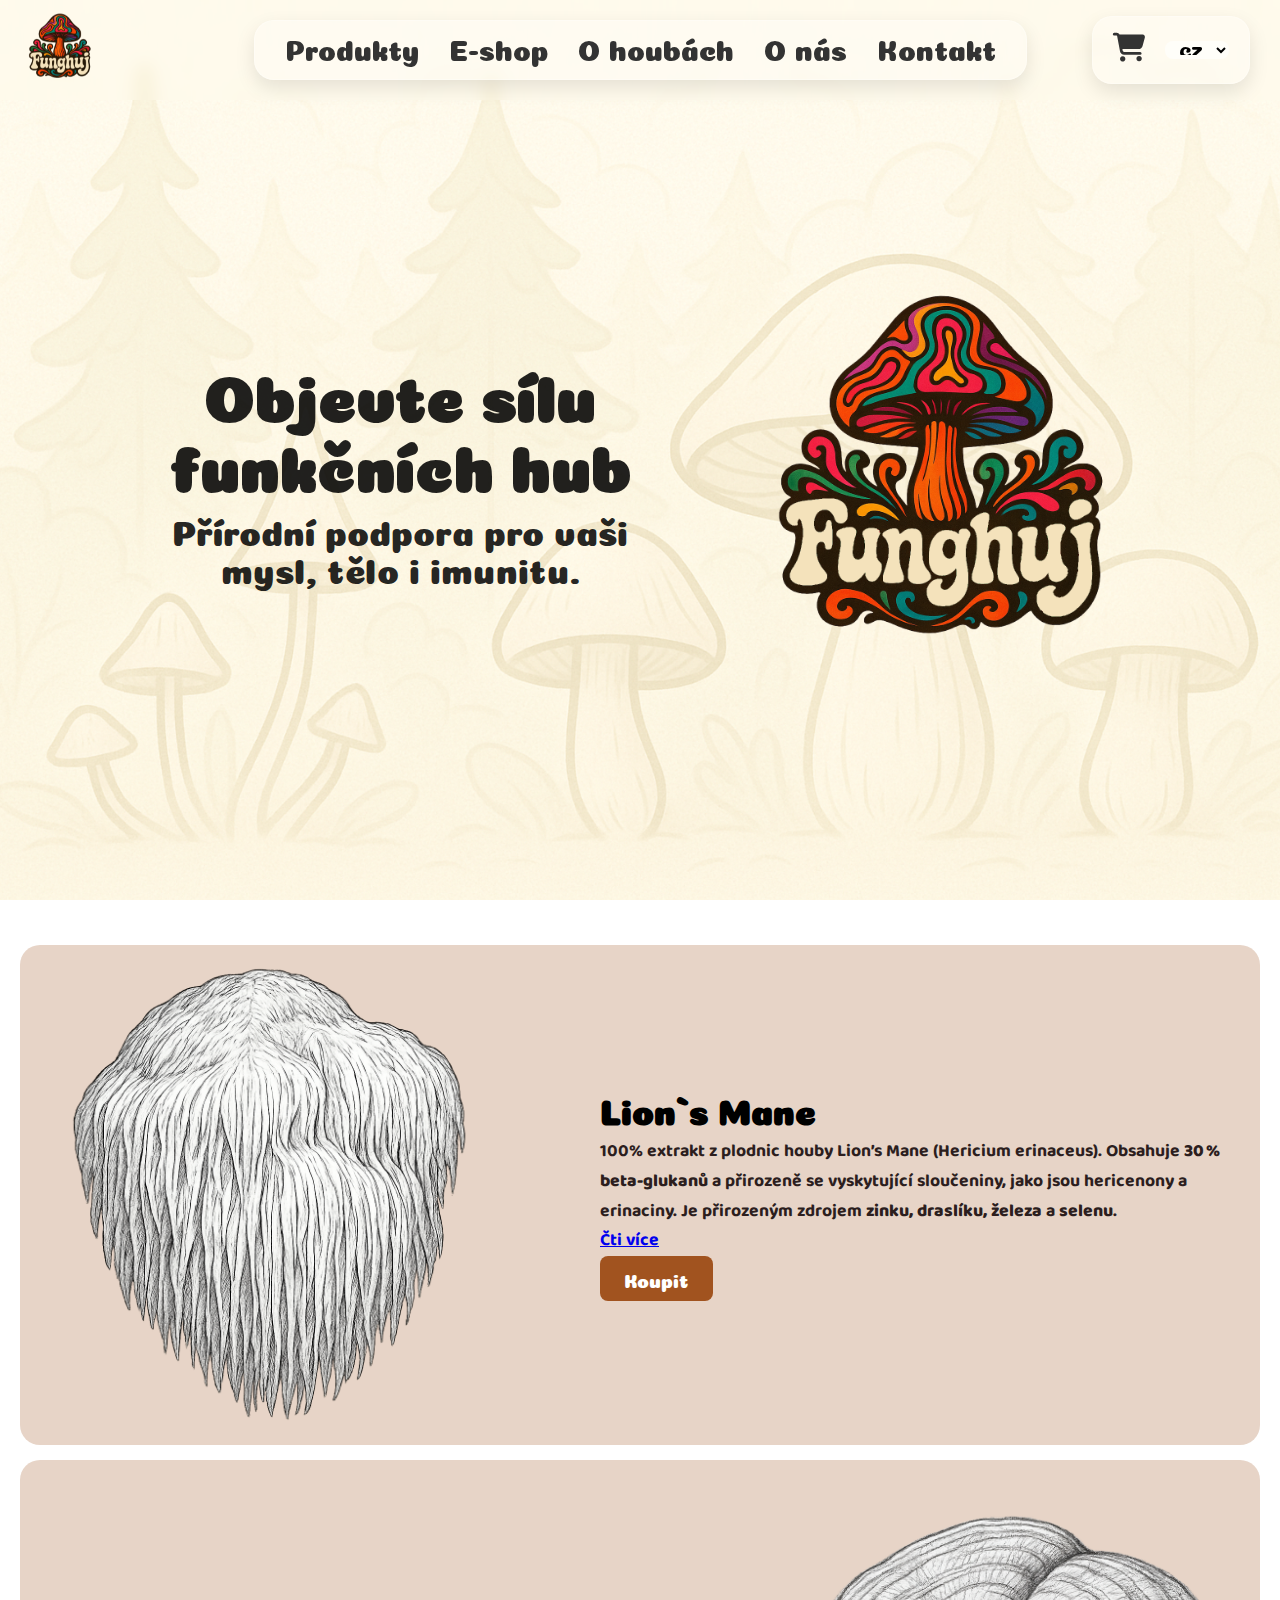
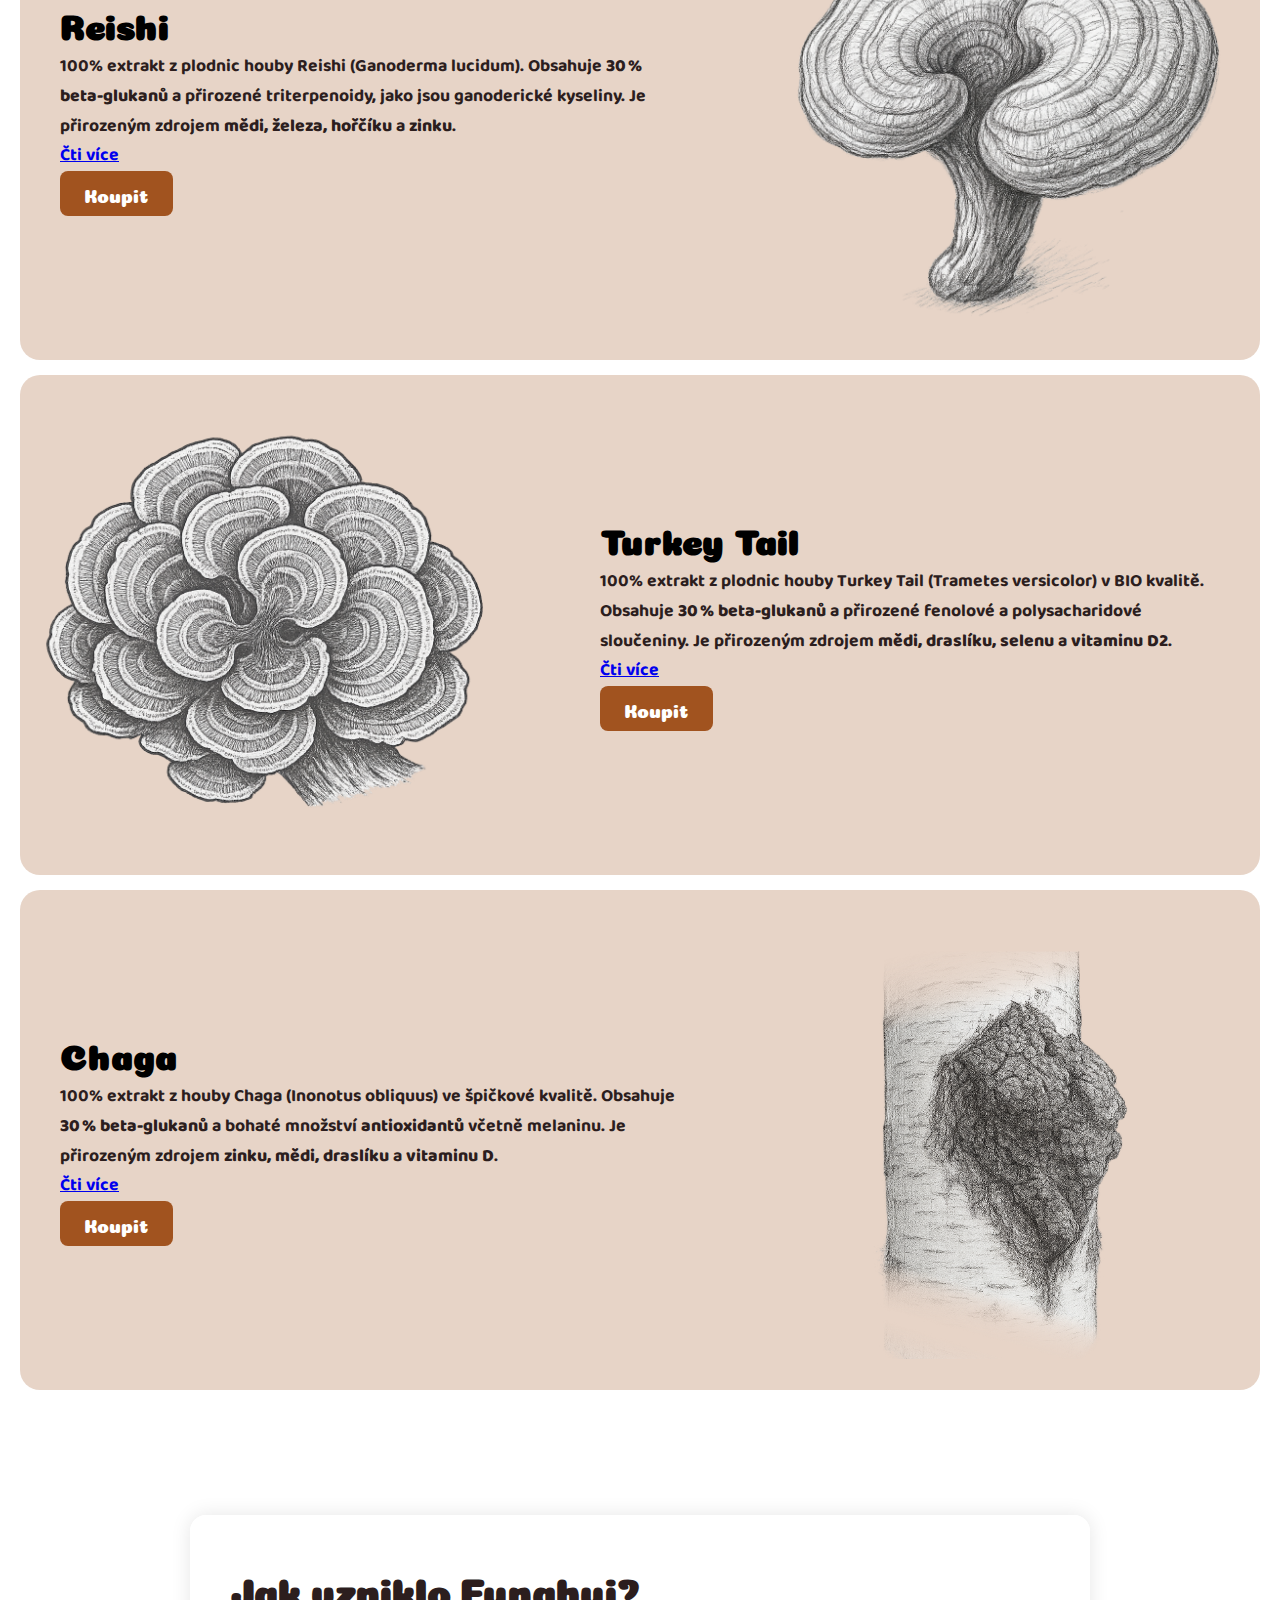
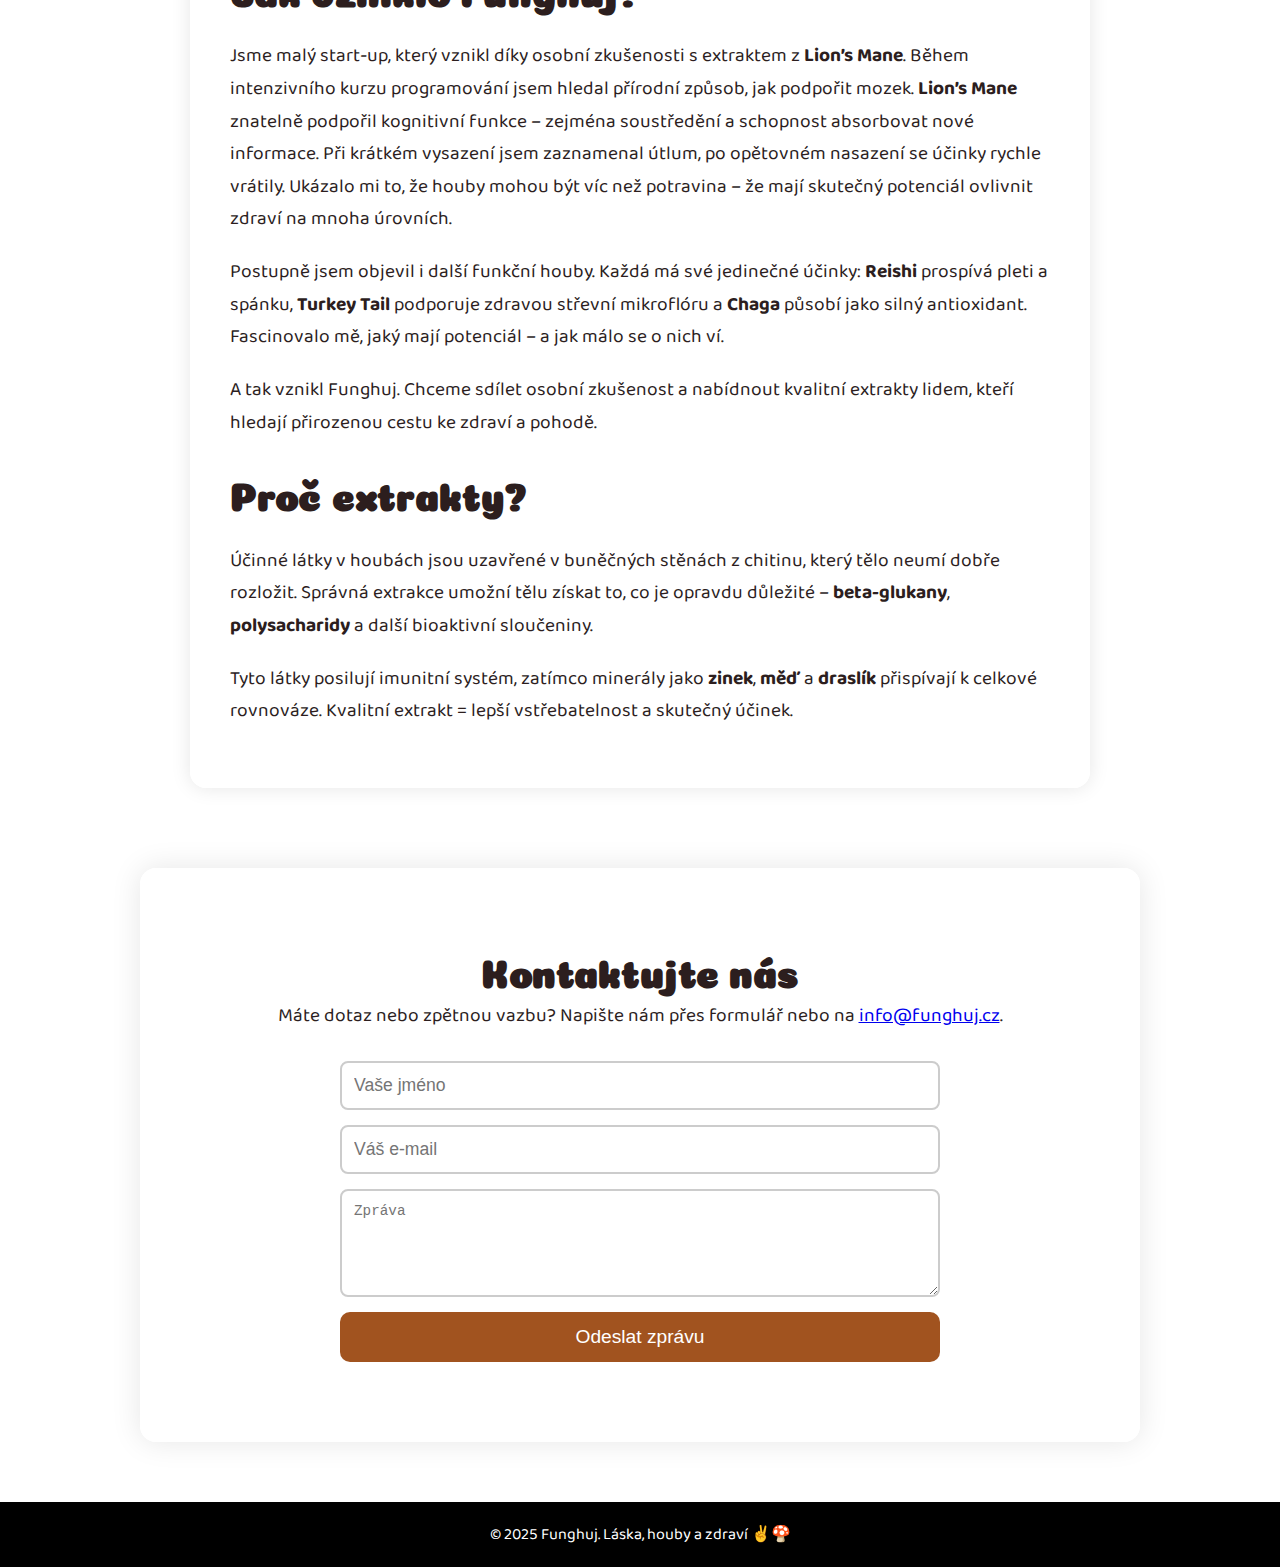
<file: index.html>
<!DOCTYPE html>
<html lang="cs">
<head>
  <meta charset="UTF-8" />
  <meta name="viewport" content="width=device-width, initial-scale=1.0" />
  <title>Funghuj - Funkční houby</title>
  <link rel="stylesheet" href="assets/css/styles.css" />
  <link rel="preconnect" href="https://fonts.googleapis.com">
  <link rel="preconnect" href="https://fonts.gstatic.com" crossorigin>
  <link href="https://fonts.googleapis.com/css2?family=Baloo+2&display=swap" rel="stylesheet">
  <link href="https://fonts.googleapis.com/css2?family=Coiny&display=swap" rel="stylesheet">
  <link rel="stylesheet" href="https://cdnjs.cloudflare.com/ajax/libs/font-awesome/6.5.0/css/all.min.css">

</head>
<body>
    <header>
      <div class="header-left">
        <img src="assets/images/logo3.png" alt="Funghuj logo" class="logo" />
      </div>

      <nav class="header-center">
        <ul class="nav-links">
          <li><a href="index.html#product-list">Produkty</a></li>
          <li><a href="eshop.html">E-shop</a></li> 
          <li><a href="shrooms.html">O houbách</a></li>
          <li><a href="index.html#onas">O nás</a></li>
          <li><a href="index.html#kontakt">Kontakt</a></li>
        </ul>
      </nav>

      <div class="header-right">
<a href="cart.html" class="cart-icon" title="Košík">
  <i class="fas fa-shopping-cart"></i>
</a>
        <select id="language-select">
          <option value="cs">CZ</option>
          <option value="sk">SK</option>
          <option value="en">EN</option>
        </select>
      </div>
    </header>

  <main>

<section class="hero">
  <div class="hero-text slide-left">
    <h1>Objevte sílu funkčních hub</h1>
    <p>Přírodní podpora pro vaši mysl, tělo i imunitu.</p>
  </div>

  <div class="hero-logo slide-right">
    <img src="assets/images/logo3.png" alt="Funghuj logo">
  </div>

  <!-- Nově přidaný blok s ikonami – začíná skrytý -->
  <div class="hero-icons hidden">
    <div class="icon-row">
      <img src="assets/images/natural.png" alt="Prirodni">
      <img src="assets/images/additives.png" alt="Bez aditiv">
      <img src="assets/images/gmofree.png" alt="Bez GMO">
      <img src="assets/images/antioxidant.png" alt="Antioxidant">
      <img src="assets/images/vegan.png" alt="Vegan">
    </div>
  </div>
</section>

<section id="product-list" class="product-section">

  <!-- 1. Lion's Mane -->
  <div class="product-row">
    <div class="product-image-wrapper">
      <img src="assets/images/lions_Mane.png" alt="Lion's Mane" class="product-image">
    </div>
    <div class="product-text">
      <h2>Lion`s Mane</h2>
      <p>
        100% extrakt z plodnic houby Lion’s Mane (Hericium erinaceus).  
        Obsahuje <strong>30 % beta-glukanů</strong> a přirozeně se vyskytující sloučeniny, jako jsou hericenony a erinaciny.  
        Je přirozeným zdrojem <strong>zinku, draslíku, železa</strong> a <strong>selenu</strong>.  
        <br>
        <a href="/o-houbach/lions_mane" style="text-decoration: underline;">Čti více</a>
      </p>
      <a href="eshop.html?produkt=lions-mane" class="buy-button">Koupit</a>
    </div>
  </div>

  <!-- 2. Reishi -->
  <div class="product-row reverse">
    <div class="product-image-wrapper">
      <img src="assets/images/reishi1.png" alt="Reishi" class="product-image">
    </div>
    <div class="product-text">
      <h2>Reishi</h2>
      <p>
        100% extrakt z plodnic houby Reishi (Ganoderma lucidum).  
        Obsahuje <strong>30 % beta-glukanů</strong> a přirozené triterpenoidy, jako jsou ganoderické kyseliny.  
        Je přirozeným zdrojem <strong>mědi, železa, hořčíku</strong> a <strong>zinku</strong>.  
        <br>
        <a href="/o-houbach/reishi" style="text-decoration: underline;">Čti více</a>
      </p>
      <a href="eshop.html?produkt=reishi" class="buy-button">Koupit</a>
    </div>
  </div>

  <!-- 3. Turkey Tail -->
  <div class="product-row">
    <div class="product-image-wrapper">
      <img src="assets/images/turkeyTail.png" alt="Turkey Tail" class="product-image">
    </div>
    <div class="product-text">
      <h2>Turkey Tail</h2>
      <p>
        100% extrakt z plodnic houby Turkey Tail (Trametes versicolor) v BIO kvalitě.  
        Obsahuje <strong>30 % beta-glukanů</strong> a přirozené fenolové a polysacharidové sloučeniny.  
        Je přirozeným zdrojem <strong>mědi, draslíku, selenu</strong> a <strong>vitaminu D2</strong>.  
        <br>
        <a href="/o-houbach/turkey-tail" style="text-decoration: underline;">Čti více</a>
      </p>
      <a href="eshop.html?produkt=turkey-tail" class="buy-button">Koupit</a>
    </div>
  </div>

  <!-- 4. Chaga -->
  <div class="product-row reverse">
    <div class="product-image-wrapper">
      <img src="assets/images/chaga2.png" alt="Chaga" class="product-image">
    </div>
    <div class="product-text">
      <h2>Chaga</h2>
      <p>
        100% extrakt z houby Chaga (Inonotus obliquus) ve špičkové kvalitě.  
        Obsahuje <strong>30 % beta-glukanů</strong> a bohaté množství <strong>antioxidantů</strong> včetně melaninu.  
        Je přirozeným zdrojem <strong>zinku, mědi, draslíku</strong> a <strong>vitaminu D</strong>.  
        <br>
        <a href="/o-houbach/chaga" style="text-decoration: underline;">Čti více</a>
      </p>
      <a href="eshop.html?produkt=chaga" class="buy-button">Koupit</a>
    </div>
  </div>

</section>

<section id="onas" class="about-box">
  <div class="about-inner">
    <h2>Jak vzniklo Funghuj?</h2>
    <p>
      Jsme malý start-up, který vznikl díky osobní zkušenosti s extraktem z <strong>Lion’s Mane</strong>. Během intenzivního kurzu programování jsem hledal přírodní způsob, jak podpořit mozek. <strong>Lion’s Mane</strong> znatelně podpořil kognitivní funkce – zejména soustředění a schopnost absorbovat nové informace. Při krátkém vysazení jsem zaznamenal útlum, po opětovném nasazení se účinky rychle vrátily. Ukázalo mi to, že houby mohou být víc než potravina – že mají skutečný potenciál ovlivnit zdraví na mnoha úrovních.</p>
    <p>
      Postupně jsem objevil i další funkční houby. Každá má své jedinečné účinky: <strong>Reishi</strong> prospívá pleti a spánku, <strong>Turkey Tail</strong> podporuje zdravou střevní mikroflóru a <strong>Chaga</strong> působí jako silný antioxidant. Fascinovalo mě, jaký mají potenciál – a jak málo se o nich ví.
    </p>
    <p>
      A tak vznikl Funghuj. Chceme sdílet osobní zkušenost a nabídnout kvalitní extrakty lidem, kteří hledají přirozenou cestu ke zdraví a pohodě.
    </p>

    <h2>Proč extrakty?</h2>
    <p>
      Účinné látky v houbách jsou uzavřené v buněčných stěnách z chitinu, který tělo neumí dobře rozložit. Správná extrakce umožní tělu získat to, co je opravdu důležité – <strong>beta-glukany</strong>, <strong>polysacharidy</strong> a další bioaktivní sloučeniny.
    </p>
    <p>
      Tyto látky posilují imunitní systém, zatímco minerály jako <strong>zinek</strong>, <strong>měď</strong> a <strong>draslík</strong> přispívají k celkové rovnováze. Kvalitní extrakt = lepší vstřebatelnost a skutečný účinek.
    </p>
  </div>
</section>

<section id="kontakt" class="contact-section">
  <div class="contact-inner">
    <h2>Kontaktujte nás</h2>
    <p>Máte dotaz nebo zpětnou vazbu? Napište nám přes formulář nebo na <a href="mailto:info@funghuj.cz">info@funghuj.cz</a>.</p>
    
    <form action="mail.php" method="POST" class="contact-form">
      <input type="text" name="name" placeholder="Vaše jméno" required>
      <input type="email" name="email" placeholder="Váš e-mail" required>
      <textarea name="message" rows="5" placeholder="Zpráva" required></textarea>
      <button type="submit">Odeslat zprávu</button>
    </form>
  </div>
</section>

  </main>

  <footer>
    <p>© 2025 Funghuj. Láska, houby a zdraví ✌️🍄</p>
  </footer>

  <script src="assets/js/script.js"></script>
</body>
</html>
</file>
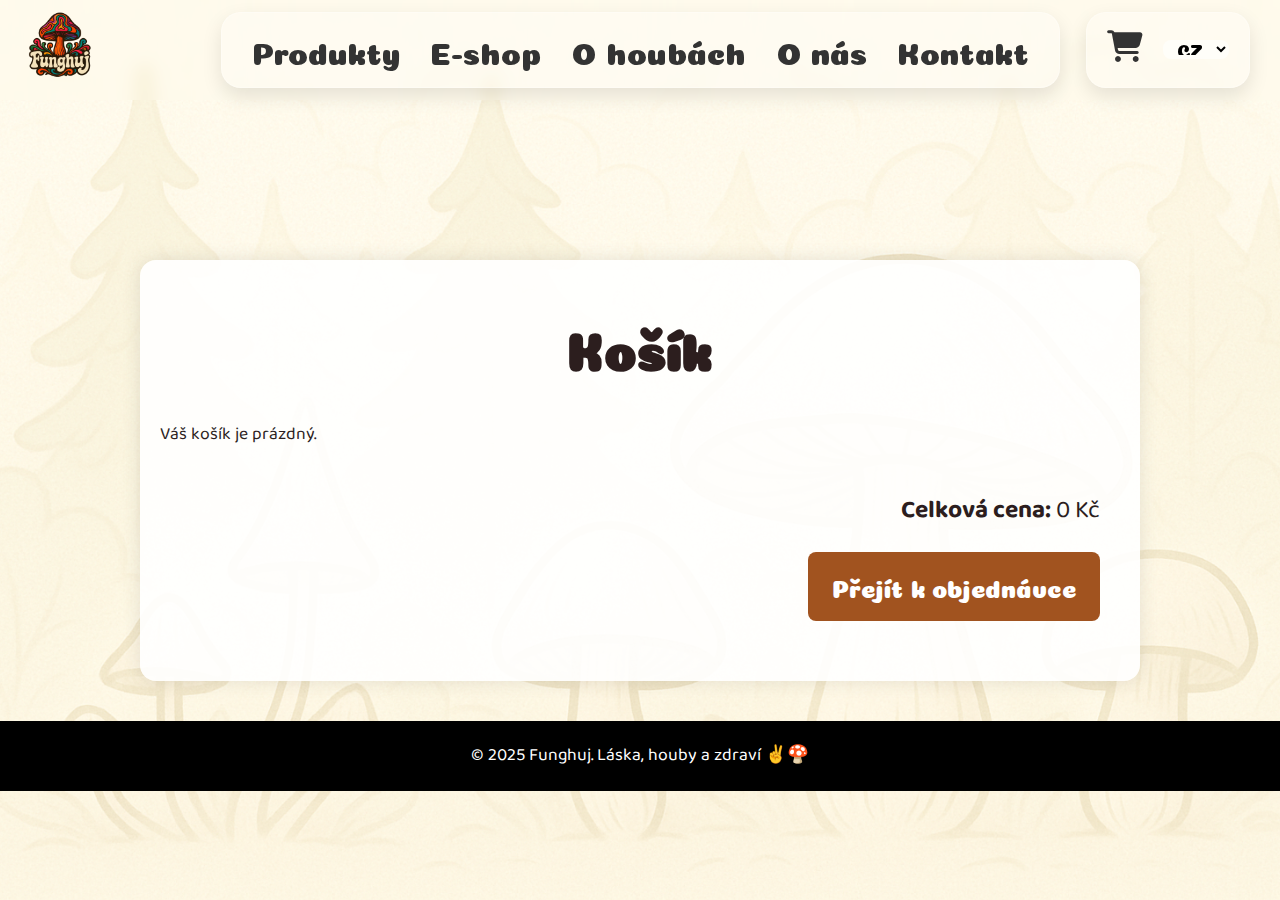
<file: cart.html>
<!DOCTYPE html>
<html lang="cs">
<head>
  <meta charset="UTF-8" />
  <meta name="viewport" content="width=device-width, initial-scale=1.0" />
  <title>Košík | Funghuj</title>
  <link rel="stylesheet" href="assets/css/styles.css" />
  <link rel="stylesheet" href="assets/css/cart.css" />
  <link href="https://fonts.googleapis.com/css2?family=Baloo+2&display=swap" rel="stylesheet">
  <link href="https://fonts.googleapis.com/css2?family=Coiny&display=swap" rel="stylesheet" />
  <link rel="stylesheet" href="https://cdnjs.cloudflare.com/ajax/libs/font-awesome/6.5.0/css/all.min.css">
</head>
<body>
      <header>
      <div class="header-left">
        <img src="assets/images/logo3.png" alt="Funghuj logo" class="logo" />
      </div>

      <nav class="header-center">
        <ul class="nav-links">
          <li><a href="/index.html#product-list">Produkty</a></li>
          <li><a href="/eshop.html">E-shop</a></li> <!-- 🔥 nový odkaz -->
          <li><a href="/shrooms.html">O houbách</a></li>
          <li><a href="/index.html#onas">O nás</a></li>
          <li><a href="/index.html#kontakt">Kontakt</a></li>
        </ul>
      </nav>

      <div class="header-right">
<a href="cart.html" class="cart-icon" title="Košík">
  <i class="fas fa-shopping-cart"></i>
</a>
        <select id="language-select">
          <option value="cs">CZ</option>
          <option value="sk">SK</option>
          <option value="en">EN</option>
        </select>
      </div>
    </header>

  <main class="cart-main">
    <h1>Košík</h1>
    <div id="cart-container">
      <!-- Sem se načtou položky z localStorage -->
    </div>
    <div class="cart-summary">
      <p><strong>Celková cena:</strong> <span id="cart-total">0 Kč</span></p>
      <a href="order.html" class="checkout-button">Přejít k objednávce</a>
    </div>
  </main>

      <footer>
        <p>© 2025 Funghuj. Láska, houby a zdraví ✌️🍄</p>
      </footer>
      
  <script src="assets/js/cart.js"></script>
</body>
</html>
</file>
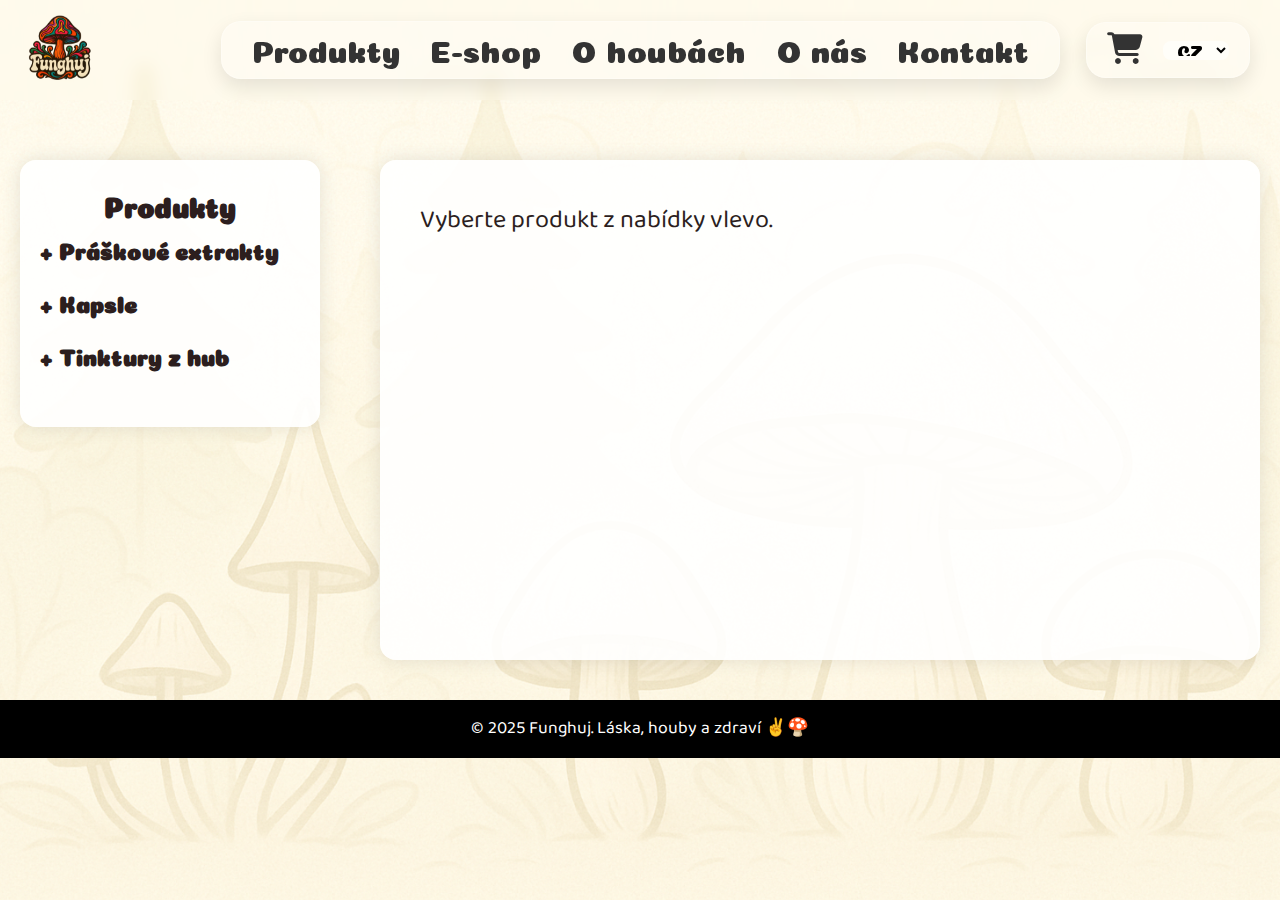
<file: eshop.html>
<!DOCTYPE html>
<html lang="cs">
<head>
  <meta charset="UTF-8" />
  <meta name="viewport" content="width=device-width, initial-scale=1.0" />
  <title>E-shop | Funghuj</title>
  <link rel="stylesheet" href="assets/css/styles.css" />
  <link rel="stylesheet" href="assets/css/eshop.css" />
  <link href="https://fonts.googleapis.com/css2?family=Baloo+2&display=swap" rel="stylesheet">
  <link href="https://fonts.googleapis.com/css2?family=Coiny&display=swap" rel="stylesheet">
  <link rel="stylesheet" href="https://cdnjs.cloudflare.com/ajax/libs/font-awesome/6.5.0/css/all.min.css">
</head>
<body>
</head>
<body>
    <header>
      <div class="header-left">
        <img src="assets/images/logo3.png" alt="Funghuj logo" class="logo" />
      </div>

      <nav class="header-center">
        <ul class="nav-links">
          <li><a href="/index.html#product-list">Produkty</a></li>
          <li><a href="/eshop.html">E-shop</a></li> <!-- 🔥 nový odkaz -->
          <li><a href="/shrooms.html">O houbách</a></li>
          <li><a href="/index.html#onas">O nás</a></li>
          <li><a href="/index.html#kontakt">Kontakt</a></li>
        </ul>
      </nav>

      <div class="header-right">
<a href="cart.html" class="cart-icon" title="Košík">
  <i class="fas fa-shopping-cart"></i>
</a>
        <select id="language-select">
          <option value="cs">CZ</option>
          <option value="sk">SK</option>
          <option value="en">EN</option>
        </select>
      </div>
    </header>

<main>

  <section class="shop-container">
    <aside class="shop-sidebar">
      <h2>Produkty</h2>

      <div class="category-block">
        <h3 onclick="toggleCategory(this)">Práškové extrakty</h3>
        <ul class="product-list">
          <li onclick="showProduct('lions-mane')">Lion’s Mane</li>
          <li onclick="showProduct('reishi')">Reishi</li>
          <li onclick="showProduct('turkey-tail')">Turkey Tail</li>
          <li onclick="showProduct('chaga')">Chaga</li>
        </ul>
      </div>

      <div class="category-block">
        <h3 onclick="toggleCategory(this)">Kapsle</h3>
        <ul class="product-list">
          <li onclick="showProduct('lions-mane-caps')">Lion’s Mane kapsle</li>
          <li onclick="showProduct('reishi-caps')">Reishi kapsle</li>
        </ul>
      </div>

      <div class="category-block">
        <h3 onclick="toggleCategory(this)">Tinktury z hub</h3>
        <ul class="product-list">
          <li onclick="showProduct('chaga-tincture')">Chaga tinktura</li>
          <li onclick="showProduct('reishi-tincture')">Reishi tinktura</li>
        </ul>
      </div>
    </aside>

    <div class="product-detail" id="product-detail">
      <p>Vyberte produkt z nabídky vlevo.</p>
    </div>
  </section>

  </main>
  
    <footer>
    <p>© 2025 Funghuj. Láska, houby a zdraví ✌️🍄</p>
  </footer>

  <script src="assets/js/eshop.js"></script>
</body>
</html>
</file>
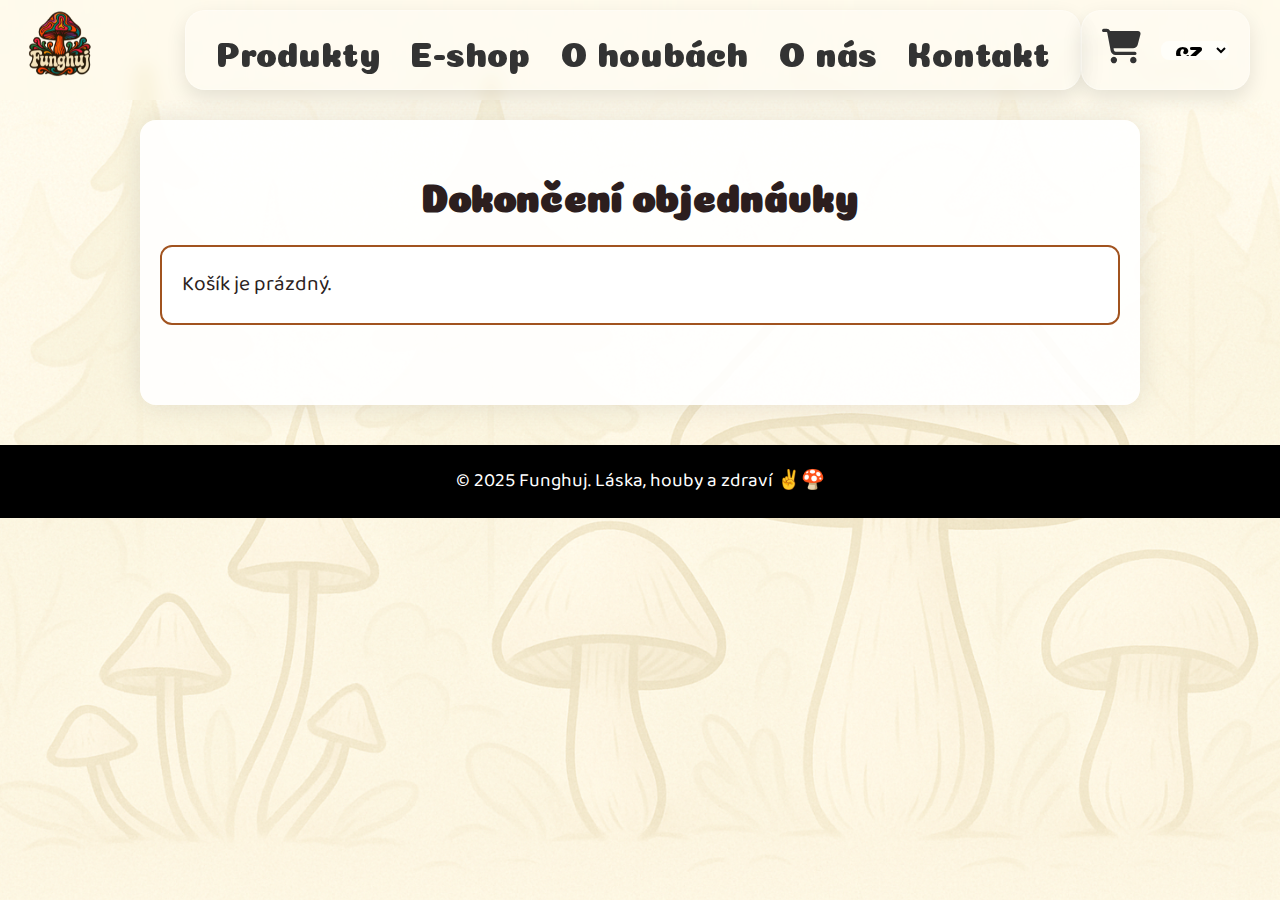
<file: order.html>
<!DOCTYPE html>
<html lang="cs">
<head>
  <meta charset="UTF-8" />
  <meta name="viewport" content="width=device-width, initial-scale=1.0" />
  <title>Objednávka | Funghuj</title>
  <link rel="stylesheet" href="assets/css/styles.css" />
  <link rel="stylesheet" href="assets/css/order.css" />
  <link rel="stylesheet" href="https://cdnjs.cloudflare.com/ajax/libs/font-awesome/6.5.0/css/all.min.css" />
  <link href="https://fonts.googleapis.com/css2?family=Coiny&display=swap" rel="stylesheet" />
  <link href="https://fonts.googleapis.com/css2?family=Baloo+2&display=swap" rel="stylesheet">
  <script src="https://widget.packeta.com/www/js/library.js"></script>
</head>
<body>
  <header>
    <div class="header-left">
      <img src="assets/images/logo3.png" alt="Funghuj logo" class="logo" />
    </div>
      <nav class="header-center">
        <ul class="nav-links">
          <li><a href="/index.html#product-list">Produkty</a></li>
          <li><a href="/eshop.html">E-shop</a></li> <!-- 🔥 nový odkaz -->
          <li><a href="/shrooms.html">O houbách</a></li>
          <li><a href="/index.html#onas">O nás</a></li>
          <li><a href="/index.html#kontakt">Kontakt</a></li>
        </ul>
      </nav>
    <div class="header-right">
      <a href="/cart.html" class="cart-icon" title="Košík"><i class="fas fa-shopping-cart"></i></a>
      <select id="language-select">
        <option value="cs">CZ</option>
        <option value="sk">SK</option>
        <option value="en">EN</option>
      </select>
    </div>
  </header>

  <main class="order-container">
    <h1>Dokončení objednávky</h1>

    <section id="summary" class="order-summary">
      <!-- Přehled produktů se načte z localStorage -->
    </section>

    <form id="order-form">
      <h2>Vaše údaje</h2>
      <input type="text" name="name" placeholder="Jméno a příjmení" required />
      <input type="email" name="email" placeholder="E-mail" required />
      <textarea name="address" placeholder="Adresa pro doručení" required></textarea>

    <h2>Způsob dopravy</h2>
    <div class="shipping-options">
      <label>
        <input type="radio" name="shipping" value="packeta" data-price="89" required onclick="togglePacketaWidget()" />
        Zásilkovna / Packeta – 89 Kč
      </label>
      <!-- KONTEJNER NA WIDGET -->
      <div id="packeta-widget-container" style="display:none; margin-top: 10px;">
        <button type="button" id="packeta-button">Vybrat výdejní místo</button>
        <p id="packeta-selected" style="margin-top: 10px; font-weight: bold;"></p>
        <input type="hidden" name="packetaPointId" id="packeta-point-id" />
     </div>

      <br>
      <label>
        <input type="radio" name="shipping" value="balikovna" data-price="69" onclick="togglePacketaWidget()" />
        Balíkovna – 69 Kč
      </label><br>
      <label>
        <input type="radio" name="shipping" value="ppl" data-price="119" onclick="togglePacketaWidget()" />
        PPL kurýr – 119 Kč
      </label>
    </div>

            <div class="terms-checkbox">
        <label>
            <input type="checkbox" name="terms" required />
            Souhlasím s <a href="/terms-conditions.html" target="_blank">obchodními podmínkami</a> a se <a href="/terms-conditions.html" target="_blank">zpracováním osobních údajů</a>.
        </label>
        </div>


      <button type="submit">Odeslat objednávku</button>
    </form>
  </main>

      <footer>
    <p>© 2025 Funghuj. Láska, houby a zdraví ✌️🍄</p>
  </footer>

  <script src="assets/js/order.js"></script>
</body>
</html>
</file>
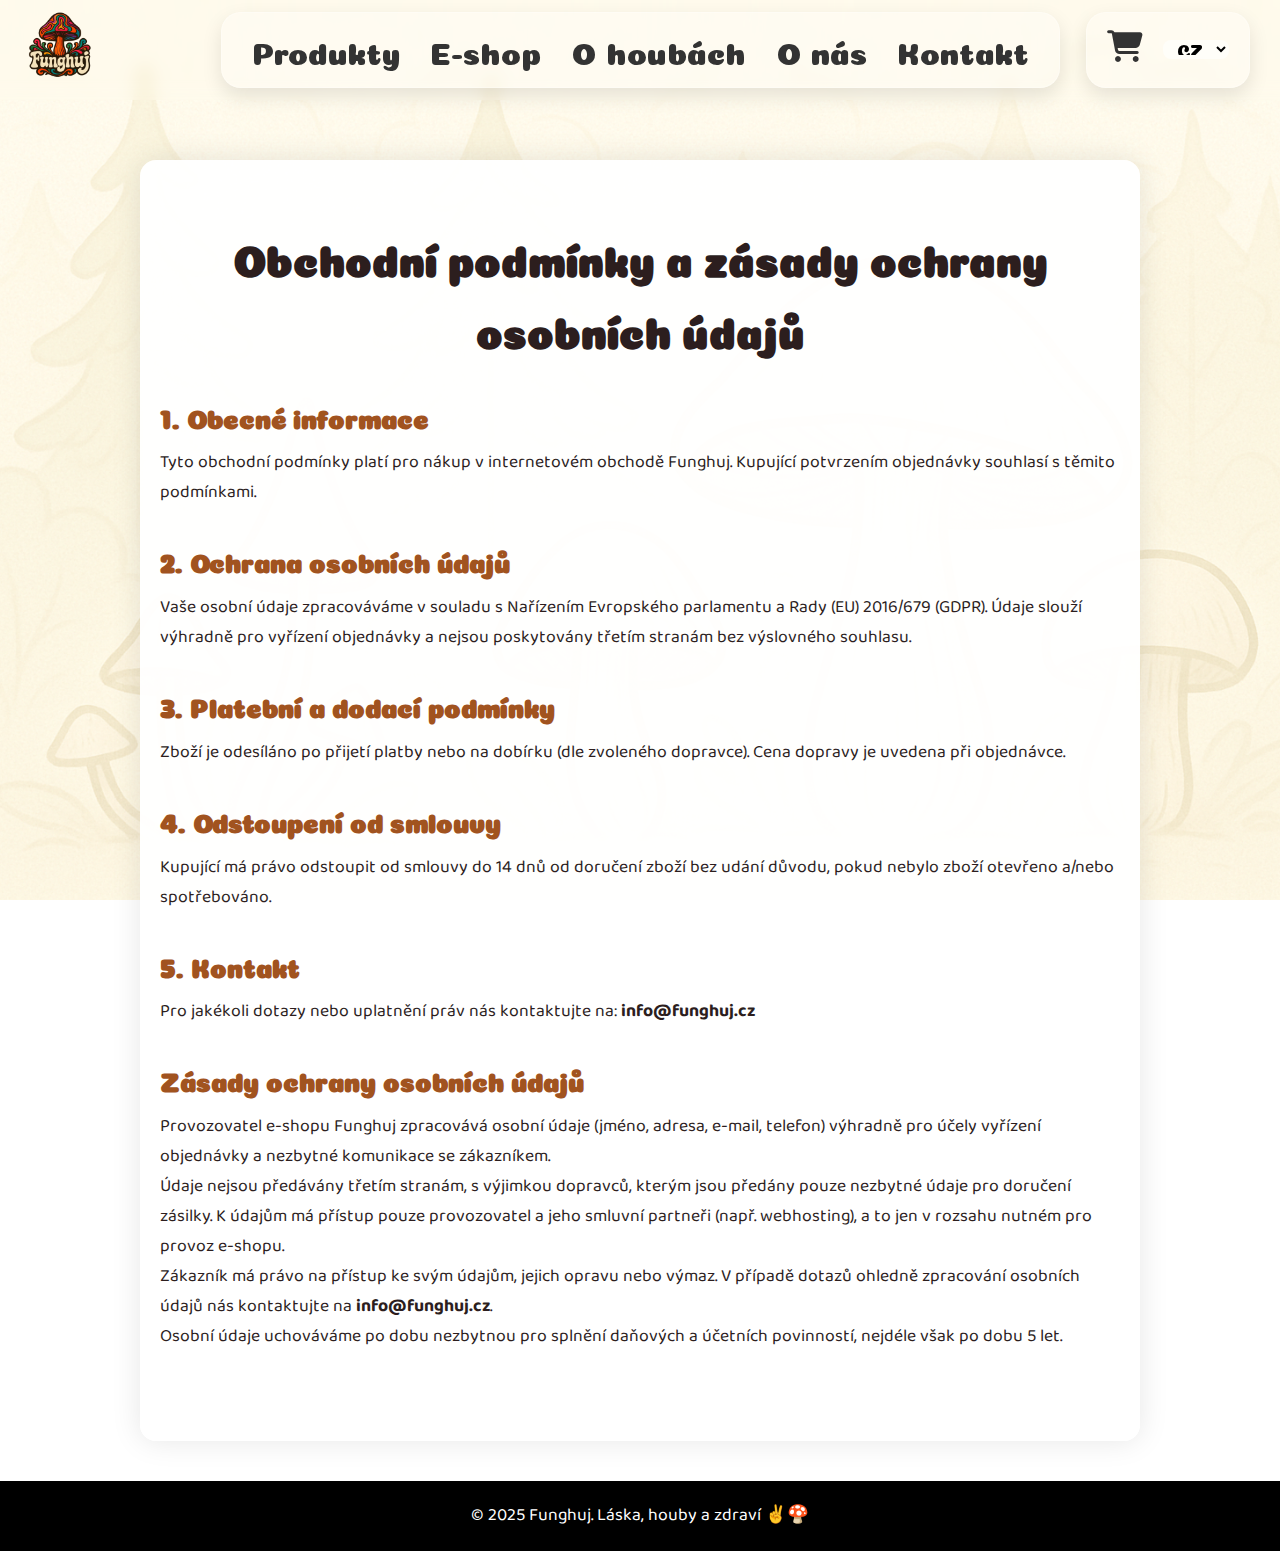
<file: terms-conditions.html>
<!DOCTYPE html>
<html lang="cs">
<head>
  <meta charset="UTF-8" />
  <meta name="viewport" content="width=device-width, initial-scale=1.0" />
  <title>Obchodní podmínky a zásady ochrany osobních údajů | Funghuj</title>
  <link rel="stylesheet" href="assets/css/styles.css" />
  <link rel="stylesheet" href="assets/css/terms.css" />
  <link href="https://fonts.googleapis.com/css2?family=Baloo+2&display=swap" rel="stylesheet">
  <link href="https://fonts.googleapis.com/css2?family=Coiny&display=swap" rel="stylesheet" />
  <link rel="stylesheet" href="https://cdnjs.cloudflare.com/ajax/libs/font-awesome/6.5.0/css/all.min.css">

</head>
<body>
  <header>
    <div class="header-left">
      <img src="assets/images/logo3.png" alt="Funghuj logo" class="logo" />
    </div>
      <nav class="header-center">
        <ul class="nav-links">
          <li><a href="/index.html#product-list">Produkty</a></li>
          <li><a href="/eshop.html">E-shop</a></li> 
          <li><a href="/shrooms.html">O houbách</a></li>
          <li><a href="/index.html#onas">O nás</a></li>
          <li><a href="/index.html#kontakt">Kontakt</a></li>
        </ul>
      </nav>
    <div class="header-right">
      <a href="/cart.html" class="cart-icon" title="Košík"><i class="fas fa-shopping-cart"></i></a>
      <select id="language-select">
        <option value="cs">CZ</option>
        <option value="sk">SK</option>
        <option value="en">EN</option>
      </select>
    </div>
  </header>

  <main class="terms-content">
    <h1>Obchodní podmínky a zásady ochrany osobních údajů</h1>

    <section>
      <h2>1. Obecné informace</h2>
      <p>
        Tyto obchodní podmínky platí pro nákup v internetovém obchodě Funghuj. Kupující potvrzením objednávky souhlasí s těmito podmínkami.
      </p>
    </section>

    <section>
      <h2>2. Ochrana osobních údajů</h2>
      <p>
        Vaše osobní údaje zpracováváme v souladu s Nařízením Evropského parlamentu a Rady (EU) 2016/679 (GDPR). Údaje slouží výhradně pro vyřízení objednávky a nejsou poskytovány třetím stranám bez výslovného souhlasu.
      </p>
    </section>

    <section>
      <h2>3. Platební a dodací podmínky</h2>
      <p>
        Zboží je odesíláno po přijetí platby nebo na dobírku (dle zvoleného dopravce). Cena dopravy je uvedena při objednávce.
      </p>
    </section>

    <section>
      <h2>4. Odstoupení od smlouvy</h2>
      <p>
        Kupující má právo odstoupit od smlouvy do 14 dnů od doručení zboží bez udání důvodu, pokud nebylo zboží otevřeno a/nebo spotřebováno.
      </p>
    </section>

    <section>
      <h2>5. Kontakt</h2>
      <p>
        Pro jakékoli dotazy nebo uplatnění práv nás kontaktujte na: <strong>info@funghuj.cz</strong>
      </p>
    </section>

    <section>
  <h2>Zásady ochrany osobních údajů</h2>
  <p>
    Provozovatel e-shopu Funghuj zpracovává osobní údaje (jméno, adresa, e-mail, telefon) výhradně pro účely vyřízení objednávky a nezbytné komunikace se zákazníkem.
  </p>
  <p>
    Údaje nejsou předávány třetím stranám, s výjimkou dopravců, kterým jsou předány pouze nezbytné údaje pro doručení zásilky. K údajům má přístup pouze provozovatel a jeho smluvní partneři (např. webhosting), a to jen v rozsahu nutném pro provoz e-shopu.
  </p>
  <p>
    Zákazník má právo na přístup ke svým údajům, jejich opravu nebo výmaz. V případě dotazů ohledně zpracování osobních údajů nás kontaktujte na <strong>info@funghuj.cz</strong>.
  </p>
  <p>
    Osobní údaje uchováváme po dobu nezbytnou pro splnění daňových a účetních povinností, nejdéle však po dobu 5 let.
  </p>
</section>

  </main>
      <footer>
        <p>© 2025 Funghuj. Láska, houby a zdraví ✌️🍄</p>
      </footer>
</body>
</html>
</file>
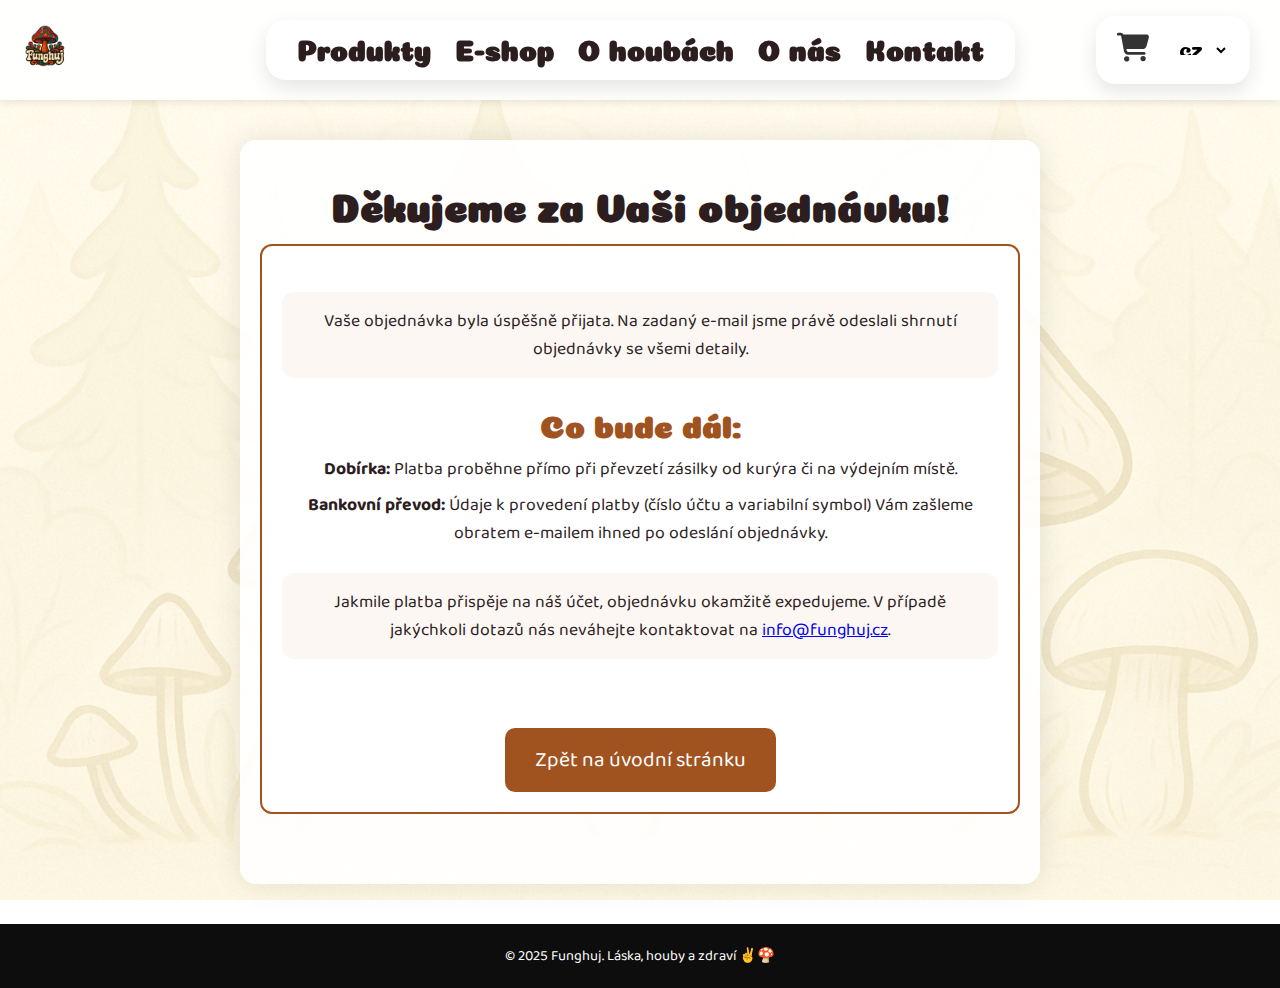
<file: thank-you.html>
<!DOCTYPE html>
<html lang="cs">
<head>
  <meta charset="UTF-8" />
  <meta name="viewport" content="width=device-width, initial-scale=1.0" />
  <title>Děkujeme za objednávku | Funghuj</title>

  <!-- základní styly -->
  <link rel="stylesheet" href="assets/css/styles.css" />
  <!-- specifické styly pro thank-you page -->
  <link rel="stylesheet" href="assets/css/thank-you.css" />

  <!-- fonty -->
  <link rel="preconnect" href="https://fonts.googleapis.com">
  <link rel="preconnect" href="https://fonts.gstatic.com" crossorigin>
  <link href="https://fonts.googleapis.com/css2?family=Baloo+2&display=swap" rel="stylesheet">
  <link href="https://fonts.googleapis.com/css2?family=Coiny&display=swap" rel="stylesheet">

  <!-- ikony -->
  <link rel="stylesheet"
        href="https://cdnjs.cloudflare.com/ajax/libs/font-awesome/6.5.0/css/all.min.css" />
</head>
<body>

  <!-- stejný header jako na ostatních stránkách -->
  <header>
    <div class="header-left">
      <img src="assets/images/logo3.png" alt="Funghuj logo" class="logo" />
    </div>
    <nav class="header-center">
      <ul class="nav-links">
        <li><a href="index.html#product-list">Produkty</a></li>
        <li><a href="eshop.html">E-shop</a></li>
        <li><a href="shrooms.html">O houbách</a></li>
        <li><a href="index.html#onas">O nás</a></li>
        <li><a href="index.html#kontakt">Kontakt</a></li>
      </ul>
    </nav>
    <div class="header-right">
      <a href="cart.html" class="cart-icon" title="Košík">
        <i class="fas fa-shopping-cart"></i>
      </a>
      <select id="language-select">
        <option value="cs">CZ</option>
        <option value="sk">SK</option>
        <option value="en">EN</option>
      </select>
    </div>
  </header>

  <!-- hlavní obsah -->
  <main class="order-container">
    <h1>Děkujeme za Vaši objednávku!</h1>

    <section class="order-preview">
      <p>
        Vaše objednávka byla úspěšně přijata. Na zadaný e-mail jsme právě odeslali
        shrnutí objednávky se všemi detaily.
      </p>

      <h3>Co bude dál:</h3>
      <ul>
        <li>
          <strong>Dobírka:</strong>
          Platba proběhne přímo při převzetí zásilky od kurýra či na výdejním místě.
        </li>
        <li>
        <strong>Bankovní převod:</strong>
        Údaje k provedení platby (číslo účtu a variabilní symbol) Vám zašleme
        obratem e-mailem ihned po odeslání objednávky.
        </li>
      </ul>

      <p>
        Jakmile platba přispěje na náš účet, objednávku okamžitě expedujeme.
        V případě jakýchkoli dotazů nás neváhejte kontaktovat na
        <a href="mailto:info@funghuj.eu">info@funghuj.cz</a>.
      </p>

      <a href="index.html" class="button">Zpět na úvodní stránku</a>
    </section>
  </main>

  <!-- stejný footer jako na ostatních stránkách -->
  <footer>
    <p>© 2025 Funghuj. Láska, houby a zdraví ✌️🍄</p>
  </footer>

</body>
</html>
</file>
<file: assets/css/cart.css>
body {
  font-family: 'Baloo 2', cursive;
  line-height: 1.7;
  font-size: 1.1rem;
  background-image: url('../images/backround1.png');
  background-size: cover;
  background-position: center;
  padding-top: 120px;
  color: #2c1e1e;
}

h1, h2, h3,
.product-detail h2,
.shop-sidebar h2,
.category-block h3 {
  font-family: 'Coiny', cursive;
}

.cart-main {
  max-width: 1000px;
  margin: 140px auto 40px; /* ← Posuneme celý box dolů */
  padding: 40px 20px;
  background: rgba(255, 255, 255, 0.9);
  border-radius: 16px;
  box-shadow: 0 0 20px rgba(0,0,0,0.1);
}

.cart-main h1 {
  text-align: center;
  font-size: 3em;
  margin-bottom: 30px;
  font-family: 'Coiny', cursive;
}

.cart-item {
  display: flex;
  justify-content: space-between;
  align-items: center;
  margin-bottom: 25px;
  padding: 15px 20px;
  background-color: #f4e7df;
  border-radius: 12px;
}

.cart-item-name {
  font-size: 1.2em;
  flex: 1;
}

.cart-item-controls {
  display: flex;
  align-items: center;
  gap: 10px;
}

.cart-item-controls button {
  font-size: 1.2em;
  padding: 4px 12px;
  cursor: pointer;
  border: none;
  border-radius: 6px;
  background-color: #a1531f;
  color: white;
  transition: background 0.2s ease;
}

.cart-item-controls button:hover {
  background-color: #853f17;
}

.cart-summary {
  text-align: right;
  font-size: 1.4em;
  margin-top: 40px;
  padding: 0 20px 20px;
}

.checkout-button {
  display: inline-block;
  margin-top: 20px;
  padding: 14px 24px;
  background-color: #a1531f;
  color: white;
  text-decoration: none;
  font-family: 'Coiny', cursive;
  border-radius: 8px;
  transition: background 0.2s ease;
}

.checkout-button:hover {
  background-color: #853f17;
}
</file>
<file: assets/css/eshop.css>
body {
  font-family: 'Baloo 2', cursive;
  line-height: 1.0;
  font-size: 1.1rem;
  background-image: url('../images/backround1.png');
  background-size: cover;
  background-position: center;
  padding-top: 120px;
  color: #2c1e1e;
}

h1, h2, h3,
.product-detail h2,
.shop-sidebar h2,
.category-block h3 {
  font-family: 'Coiny', cursive;
}

.shop-container {
  display: flex;
  align-items: flex-start;
  max-width: 1400px;
  margin: 0 auto;
  padding: 40px 20px;
  gap: 60px;
}

.shop-sidebar {
flex: 0 0 300px; /* více prostoru */
  min-width: 280px; /* nikdy menší než */
  max-width: 360px; /* nikdy větší než */
  background: rgba(255, 255, 255, 0.9);
  border-radius: 16px;
  padding: 30px 20px;
  box-shadow: 0 0 20px rgba(0,0,0,0.1);
}

.shop-sidebar h2 {
  font-size: 1.6em;
  margin-bottom: 20px;
  text-align: center;
}

.category-block {
  margin-bottom: 30px;
}

.category-block h3 {
  font-size: 1.3em;
  margin-bottom: 10px;
  cursor: pointer;
  user-select: none;
  transition: color 0.2s ease;
}

.category-block h3:hover {
  color: #a1531f;
}

.category-block ul {
  list-style: none;
  padding: 0;
  margin: 0;
  display: none; /* výchozí stav sbalený */
}

.product-list li {
  margin-bottom: 12px;
  padding: 12px;
  background-color: #a1531f;
  color: white;
  border-radius: 8px;
  text-align: center;
  cursor: pointer;
  transition: background-color 0.2s ease, transform 0.2s ease;
}

.product-list li:hover {
  background-color: #853f17;
  transform: scale(1.03);
}

.product-detail {
  flex: 1;
  background: rgba(255, 255, 255, 0.9);
  border-radius: 16px;
  padding: 40px;
  box-shadow: 0 0 20px rgba(0,0,0,0.1);
  font-size: 1.2em;
  min-height: 500px;
}

.product-detail img {
  max-width: 360px;
  height: auto;
  float: left;
  margin-right: 40px;
  border-radius: 12px;
}

.product-detail h2 {
  font-size: 2.2em;
  margin-bottom: 15px;
}

.product-detail p {
  font-size: 1.2em;
  line-height: 1.6;
}

.product-detail .buy-block {
  clear: both;
  margin-top: 40px;
  display: flex;
  align-items: center;
  gap: 25px;
}

.product-detail select,
.product-detail button {
  font-family: 'Coiny', cursive;
  font-size: 1.1em;
  padding: 12px 20px;
  border-radius: 8px;
  border: none;
}

.product-detail button {
  background-color: #a1531f;
  color: white;
  cursor: pointer;
  transition: transform 0.2s ease;
}

.product-detail button:hover {
  transform: scale(1.05);
  background-color: #853f17;
}
</file>
<file: assets/css/order.css>
body {
  font-family: 'Baloo 2', cursive;
  line-height: 1.7;
  font-size: 1.2rem;
  background-image: url('../images/backround1.png');
  background-size: cover;
  background-position: center;
  padding-top: 120px;
  color: #2c1e1e;
}

h1, h2, h3,
.product-detail h2,
.shop-sidebar h2,
.category-block h3 {
  font-family: 'Coiny', cursive;
}

.order-container {
  max-width: 1000px;
  margin: 0 auto;
  margin-bottom: 40px;
  padding: 40px 20px;
  background: rgba(255,255,255,0.9);
  border-radius: 16px;
  box-shadow: 0 0 30px rgba(0,0,0,0.1);
}

.order-container h1, .order-container h2 {
  font-size: 2em;
  margin-bottom: 20px;
  text-align: center;
}

.order-summary {
  margin-bottom: 40px;
  padding: 20px;
  border: 2px solid #a1531f;
  border-radius: 12px;
  background-color: #fff;
  font-size: 1.1em;
}

.order-summary ul {
  list-style: none;
  padding: 0;
}

.order-summary li {
  margin-bottom: 10px;
}

#order-form {
  display: flex;
  flex-direction: column;
  gap: 15px;
}

#order-form input,
#order-form textarea,
.shipping-options label {
  font-size: 1.1em;
  padding: 12px;
  border: 2px solid #ccc;
  border-radius: 8px;
}

.shipping-options {
  padding: 10px;
  background: #fdf7f4;
  border-radius: 8px;
  border: 1px solid #ddd;
}

.shipping-options label {
  display: block;
  margin-bottom: 10px;
  cursor: pointer;
}

.shipping-options input[type="radio"],
.payment-options input[type="radio"] {
  width: auto;
  height: auto;
  accent-color: #a1531f;  /* stejná akcentní barva jako tlačítko */
  outline: none;          /* odstraní nežádoucí rámeček */
}

#order-form button {
  background-color: #a1531f;
  color: white;
  font-size: 0.9em;
  padding: 15px;
  border: none;
  border-radius: 10px;
  cursor: pointer;
  transition: background 0.2s ease;
}

#order-form button:hover {
  background-color: #853f17;
}

/* ========= Platba – ladí se se sekcí dopravy ========= */
.payment-options {
  padding: 10px;
  background: #fdf7f4;           /* stejná barva jako shipping-options */
  border-radius: 8px;
  border: 1px solid #ddd;
  margin-bottom: 20px;
}

.payment-options label {
  display: flex;
  align-items: center;
  gap: 10px;
  margin-bottom: 10px;
  cursor: pointer;
  font-size: 1.1em;
}

.payment-options input[type="radio"] {
  width: auto;
  height: auto;
  accent-color: #a1531f;         /* stejná akcentní barva jako tlačítko */
}

.order-preview {
  margin: 20px 0;
  padding: 20px;
  border: 2px solid #a1531f;
  border-radius: 12px;
  background-color: #fff;
  font-size: 1.1em;
}
.order-preview h3 {
  font-family: 'Coiny', cursive;
  margin-bottom: 10px;
  text-align: center;
}
.order-preview ul {
  list-style: none;
  padding: 0;
}
.order-preview li {
  margin-bottom: 8px;
}
</file>
<file: assets/css/terms.css>
body {
  font-family: 'Baloo 2', cursive;
  line-height: 1.7;
  font-size: 1.1rem;
  background-image: url('../images/backround1.png');
  background-size: cover;
  background-position: center;
  padding-top: 120px;
  color: #2c1e1e;
}

h1, h2, h3,
.product-detail h2,
.shop-sidebar h2,
.category-block h3 {
  font-family: 'Coiny', cursive;
}

.terms-content {
  max-width: 1000px;
  margin: 0 auto;
  margin-top: 40px;
  padding: 60px 20px;
  background: rgba(255,255,255,0.95);
  border-radius: 16px;
  box-shadow: 0 0 30px rgba(0,0,0,0.1);
  margin-bottom: 40px;
}

.terms-content h1 {
  font-size: 2.4em;
  text-align: center;
  margin-bottom: 30px;
}

.terms-content section {
  margin-bottom: 30px;
}

.terms-content h2 {
  font-size: 1.5em;
  margin-bottom: 10px;
  color: #a1531f;
}
</file>
<file: assets/css/thank-you.css>
/* ====== Globální header ====== */
header {
  position: fixed;
  top: 0;
  left: 0;
  width: 100%;
  background: rgba(255,255,255,0.95);
  box-shadow: 0 2px 8px rgba(0,0,0,0.1);
  z-index: 1000;
}

.header-left .logo {
  max-height: 50px;
}

.header-center .nav-links {
  display: flex;
  gap: 1.5em;
  list-style: none;
  margin: 0;
  padding: 0;
}

.header-center .nav-links li a {
  color: #2c1e1e;
  font-weight: bold;
  text-decoration: none;
  transition: color 0.2s;
}

.header-center .nav-links li a:hover {
  color: #a1531f;
}

.header-right {
  display: flex;
  align-items: center;
  gap: 1em;
}

/* ====== Kontejner stránky ====== */
.order-container {
  max-width: 800px;
  margin: 140px auto 40px;
  padding: 40px 20px;
  background: rgba(255,255,255,0.9);
  border-radius: 16px;
  box-shadow: 0 0 30px rgba(0,0,0,0.1);
}

.order-container h1 {
  font-size: 2.5em;
  margin-bottom: 20px;
  text-align: center;
  font-family: 'Coiny', cursive;
  color: #2c1e1e;
}

/* ====== Preview objednávky ====== */
.order-preview {
  margin-bottom: 30px;
  padding: 20px;
  border: 2px solid #a1531f;
  border-radius: 12px;
  background-color: #fff;
  font-size: 1.1em;
  text-align: center;
}

/* Nadpis sekce */
.order-preview h3 {
  font-size: 1.8em;
  margin-bottom: 15px;
  text-align: center;
  font-family: 'Coiny', cursive;
  color: #a1531f;
}

/* Oddělené odstavce se stínováním */
.order-preview p {
  background: #fdf7f4;
  padding: 15px;
  border-radius: 12px;
  margin: 1.5em 0;
}

/* Seznam položek */
.order-preview ul {
  list-style: none;
  padding: 0;
  margin: 10px 0;
}

.order-preview li {
  margin-bottom: 8px;
}

/* ====== Tlačítko ====== */
/* Standardní style */
.button,
#order-form button[type="submit"] {
  background-color: #a1531f;
  color: #fff;
  font-size: 1.2em;
  padding: 15px 30px;
  border: none;
  border-radius: 10px;
  text-decoration: none;
  cursor: pointer;
  transition: background 0.2s;
}

/* Hover efekt */
.button:hover,
#order-form button[type="submit"]:hover {
  background-color: #853f17;
}

/* Centrované, ale ne roztahované */
.order-preview .button {
  display: inline-block;
  margin: 2em auto 0;
}

/* ====== Footer ====== */
footer {
  text-align: center;
  padding: 20px 0;
  background: rgba(0, 0, 0, 0.95);
  font-size: 0.9em;
  color: #ffffff;
  position: relative;
  bottom: 0;
  width: 100%;
}
</file>
<file: assets/css/styles.css>
/* === RESET === */
* {
  box-sizing: border-box;
  margin: 0;
  padding: 0;
}

body {
  font-family: 'Baloo 2', cursive;
  background-image: url('../images/backround1.png');
  background-size: cover;
  background-position: center;
  background-attachment: fixed;
  color: #2c1e1e;
}

html, body {
  scroll-behavior: smooth;
}


.section-light {
  background-color: #a1531f50;
  padding: 80px 10%;
}

section {
  scroll-margin-top: 100px; /* stejná hodnota jako výška menu */
}

/* HLAVIČKA */
header {
  position: fixed;
  top: 0;
  left: 0;
  width: 100%;
  height: 100px;
  z-index: 1000;
  background: transparent;
  backdrop-filter: blur(8px);
  display: grid;
  grid-template-columns: 1fr auto 1fr;
  align-items: center;
  padding: 0 30px;
}

/* Levá část – logo */
.header-left {
  justify-self: start;
}

.header-left .logo {
  height: 80px;
  width: auto;
  margin-left: -10px;
}

/* Střed – navigace */
.header-center {
  justify-self: center;
  background: rgba(255, 255, 255, 0.25);
  backdrop-filter: blur(12px);
  border-radius: 20px;
  padding: 10px 30px;
  box-shadow: 0 8px 20px rgba(0, 0, 0, 0.1);
  border: 1px solid rgba(255, 255, 255, 0.3);
}

.nav-links {
  display: flex;
  list-style: none;
  gap: 30px;
  margin: 0;
  padding: 0;
}

.nav-links a {
  font-family: 'Coiny', cursive;
  text-decoration: none;
  font-size: 1.8em;
  color: #333;
  display: inline-block;
  transition: transform 0.2s ease;
}

.nav-links a:hover {
  transform: scale(1.07);
}

/* Pravá část – jazyk + košík */
.header-right {
  justify-self: end;
  display: flex;
  align-items: center;
  gap: 20px;
  background: rgba(255, 255, 255, 0.25);
  backdrop-filter: blur(12px);
  border-radius: 20px;
  padding: 10px 20px;
  box-shadow: 0 8px 20px rgba(0, 0, 0, 0.1);
  border: 1px solid rgba(255, 255, 255, 0.3);
}

/* Jazykový výběr */
#language-select {
  padding: 4px 10px;
  border-radius: 8px;
  border: none;
  font-family: 'Coiny', cursive;
  font-size: 1em;
  background: rgba(255, 255, 255, 0.6);
  cursor: pointer;
}

#language-select option {
  font-family: 'Baloo 2', cursive;
}

/* Ikona košíku */
.cart-icon {
  font-size: 1.8em;
  text-decoration: none;
  color: #333;
  transition: transform 0.2s ease;
}

.cart-icon:hover {
  transform: scale(1.2);
}

/* HERO */
.hero {
  position: relative; /* pro absolutní pozici ikon */
  display: flex;
  justify-content: center;
  align-items: center;
  gap: 60px;
  padding: 100px 10% 60px;
  min-height: 100vh; /* celá obrazovka */
  opacity: 0;
  transform: translateY(40px);
  transition: opacity 1s ease, transform 1s ease;
  box-sizing: border-box;
  text-align: center;
}

.hero.show {
  opacity: 1;
  transform: translateY(0);
}

.hero-text {
  max-width: 600px;
}

.hero-text h1,
.hero-text p {
  font-family: 'Coiny', cursive;
  color: #000000de;
  margin: 0;
}

.hero-text h1 {
  font-size: 4em;
  margin-bottom: 15px;
}

.hero-text p {
  font-size: 2.2em;
}

.hero-logo img {
  max-width: 420px;
  height: auto;
}

/* === Slide-in efekty === */
.slide-left {
  opacity: 0;
  transform: translateX(-80%);
  transition: all 0.8s ease;
}

.slide-right {
  opacity: 0;
  transform: translateX(80%);
  transition: all 0.8s ease;
}

.hero.show .slide-left,
.hero.show .slide-right {
  opacity: 1;
  transform: translateX(0);
}

/* === IKONY v hero sekci (dole) === */
.hero-icons {
  position: absolute;
  bottom: 30px;
  left: 50%;
  transform: translateX(-50%) translateY(30px);
  opacity: 0;
  transition: opacity 0.8s ease, transform 0.8s ease;
}

.hero-icons.visible {
  opacity: 1;
  transform: translateX(-50%) translateY(0);
}

/* === Ikonový řádek === */
.icon-row {
  display: flex;
  justify-content: center;
  gap: 80px;
}

.icon-row img {
  width: 80px;
  height: auto;
  transition: transform 0.2s ease;
}

.icon-row img:hover {
  transform: scale(1.1);
}

/*PRODUCT*/
.product-section {
  width: 100%;
  padding: 40px 20px;
  display: flex;
  flex-direction: column;
  gap: 5px;

}

.product-row {
  display: flex;
  align-items: center;
  justify-content: center;
  gap: 40px;
  flex-wrap: wrap;
    border-radius: 20px;
  overflow: hidden; /* ořízne obsah, jako je obrázek, pokud přesahuje */
  margin: 5px 0;
}

.product-row.reverse {
  flex-direction: row-reverse;
}

.product-row:nth-child(odd) {
  background-color: #a1531f40; /* světlejší */
}

.product-row:nth-child(even) {
  background-color: #a1531f40; /* tmavší */
}

.product-row:first-child {
  border-top-left-radius: 20px;
  border-top-right-radius: 20px;
}

.product-row:last-child {
  border-bottom-left-radius: 20px;
  border-bottom-right-radius: 20px;
}

.product-image-wrapper {
  max-width: 500px;
  height: 500px;
  overflow: hidden;
  border-radius: 12px;
  flex: 1 1 40%;
}

.product-image {
  width: 100%;
  height: 100%;
  object-fit: cover;
  transition: transform 1.0s ease;
  display: block;
}

.product-image:hover {
  transform: scale(1.05);
}

.product-text {
  flex: 1 1 50%;
  min-width: 280px;
  padding: 40px;
}

.product-text h2 {
  font-family: Coiny;
  font-size: 2.2rem;
  margin-bottom: 10px;
  color: #000000;
}

.product-text p {
  font-weight: bold;
  line-height: 1.7;
  font-size: 1.1rem;
}

.buy-button {
  display: inline-block;
  background-color: #a1531f;
  color: white;
  font-family: 'Coiny', cursive;
  font-size: 1.2em;
  padding: 12px 24px;
  border: none;
  border-radius: 8px;
  text-decoration: none; /* klíčové pro <a> */
  cursor: pointer;
  transition: transform 0.2s ease, background-color 0.2s ease;
}

.buy-button:hover {
  background-color: #853f17;
  transform: scale(1.05);
}

/*ABOUT*/

.about-box {
  max-width: 900px;
  margin: 80px auto;
  padding: 40px;
  background: rgba(255, 255, 255, 0.9);
  border-radius: 16px;
  box-shadow: 0 0 20px rgba(0,0,0,0.1);
}

.about-inner {
  font-size: 1.2rem;
  line-height: 1.7;
}

.about-box h2 {
  font-family: 'Coiny', cursive;
  font-size: 2em;
  margin-bottom: 20px;
  color: #2c1e1e;
}

.about-box p {
  margin-bottom: 20px;
  font-family: 'Baloo 2', cursive;
  color: #2c1e1e;
}

/* KONTAKT */

.contact-section {
  padding: 80px 10%;
  background: rgba(255, 255, 255, 0.9);
  border-radius: 16px;
  max-width: 1000px;
  margin: 0 auto 60px;
  box-shadow: 0 0 30px rgba(0, 0, 0, 0.1);
}

.contact-inner {
  text-align: center;
}

.contact-inner h2 {
  font-family: 'Coiny', cursive;
  font-size: 2.4em;
  margin-bottom: 10px;
}

.contact-inner p {
  margin-bottom: 30px;
  font-size: 1.2em;
}

.contact-form {
  display: flex;
  flex-direction: column;
  gap: 15px;
  max-width: 600px;
  margin: 0 auto;
}

.contact-form input,
.contact-form textarea {
  padding: 12px;
  font-size: 1.1em;
  border-radius: 8px;
  border: 2px solid #ccc;
}

.contact-form button {
  background-color: #a1531f;
  color: white;
  font-size: 1.2em;
  padding: 14px;
  border: none;
  border-radius: 10px;
  cursor: pointer;
  transition: background 0.2s ease;
}

.contact-form button:hover {
  background-color: #853f17;
}

/* === FOOTER === */
footer {
  background-color: #000;
  color: #fff;
  text-align: center;
  padding: 20px;
}
</file>
